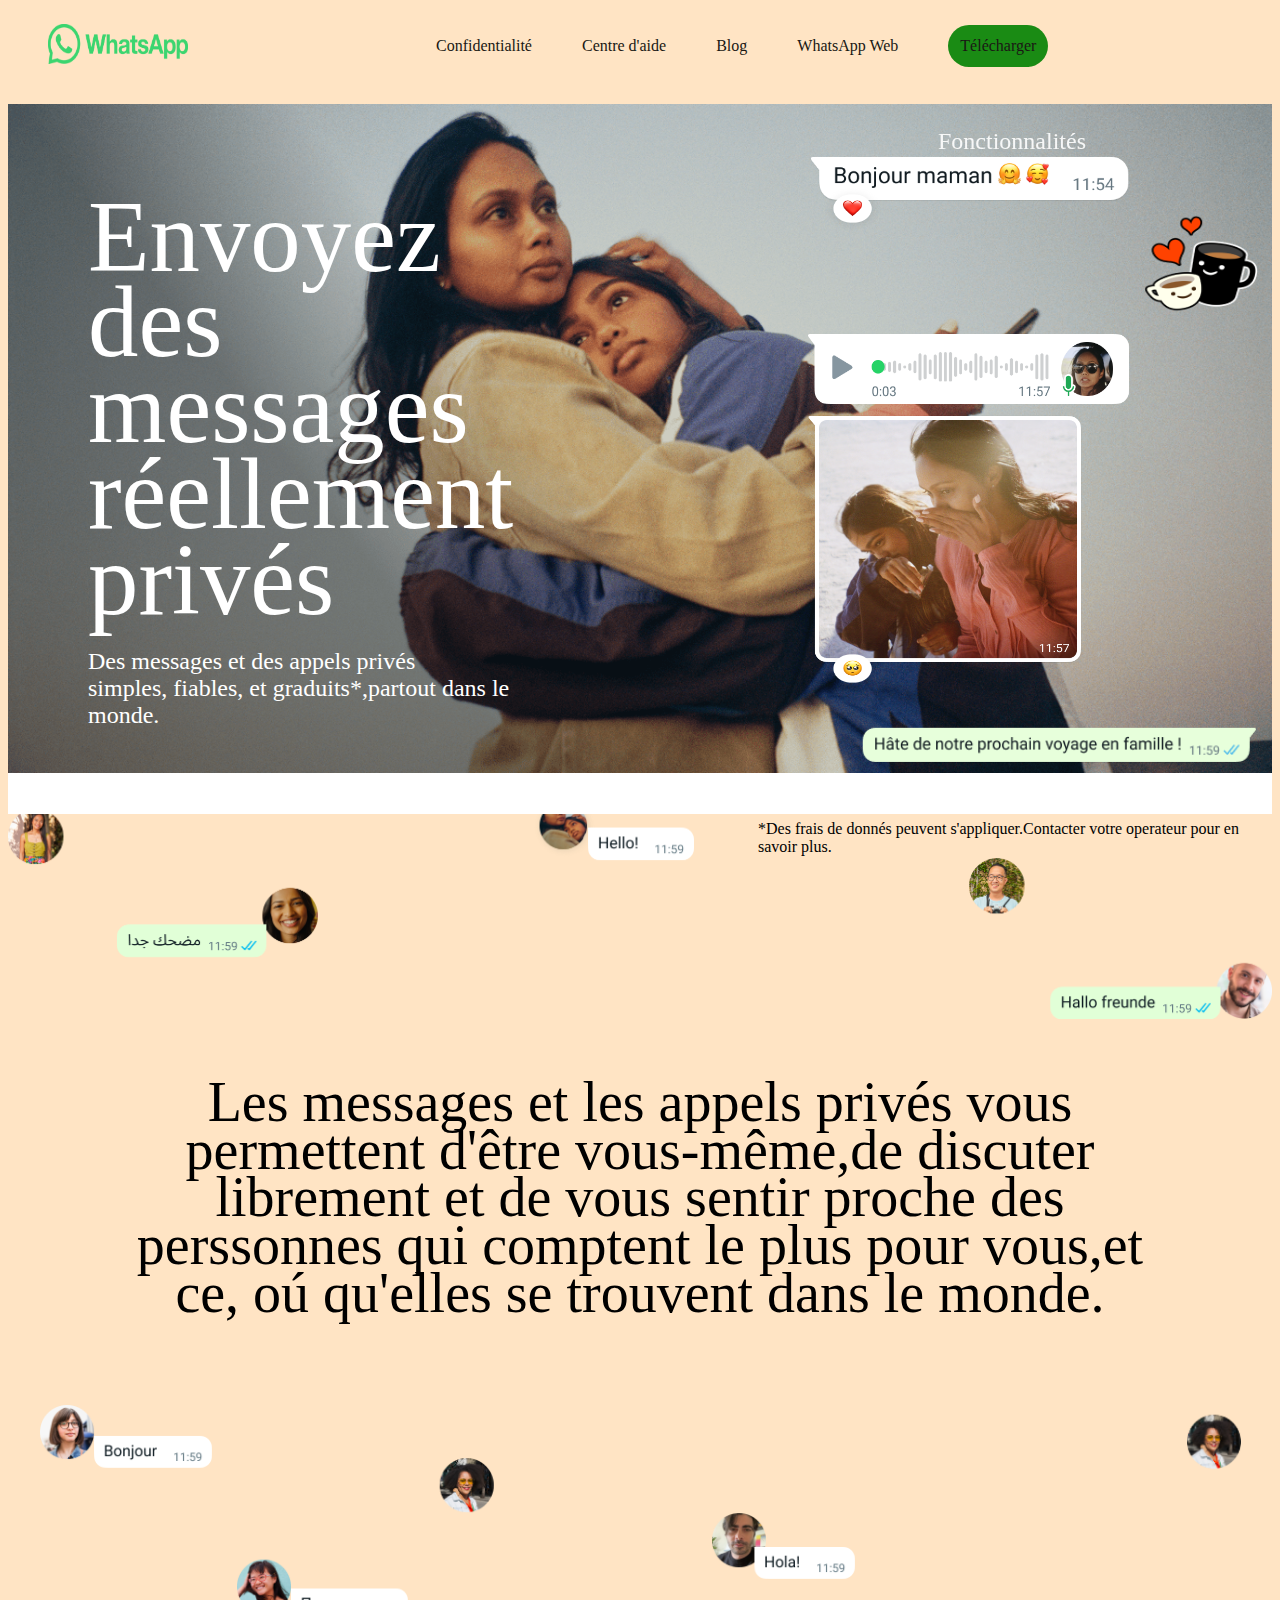
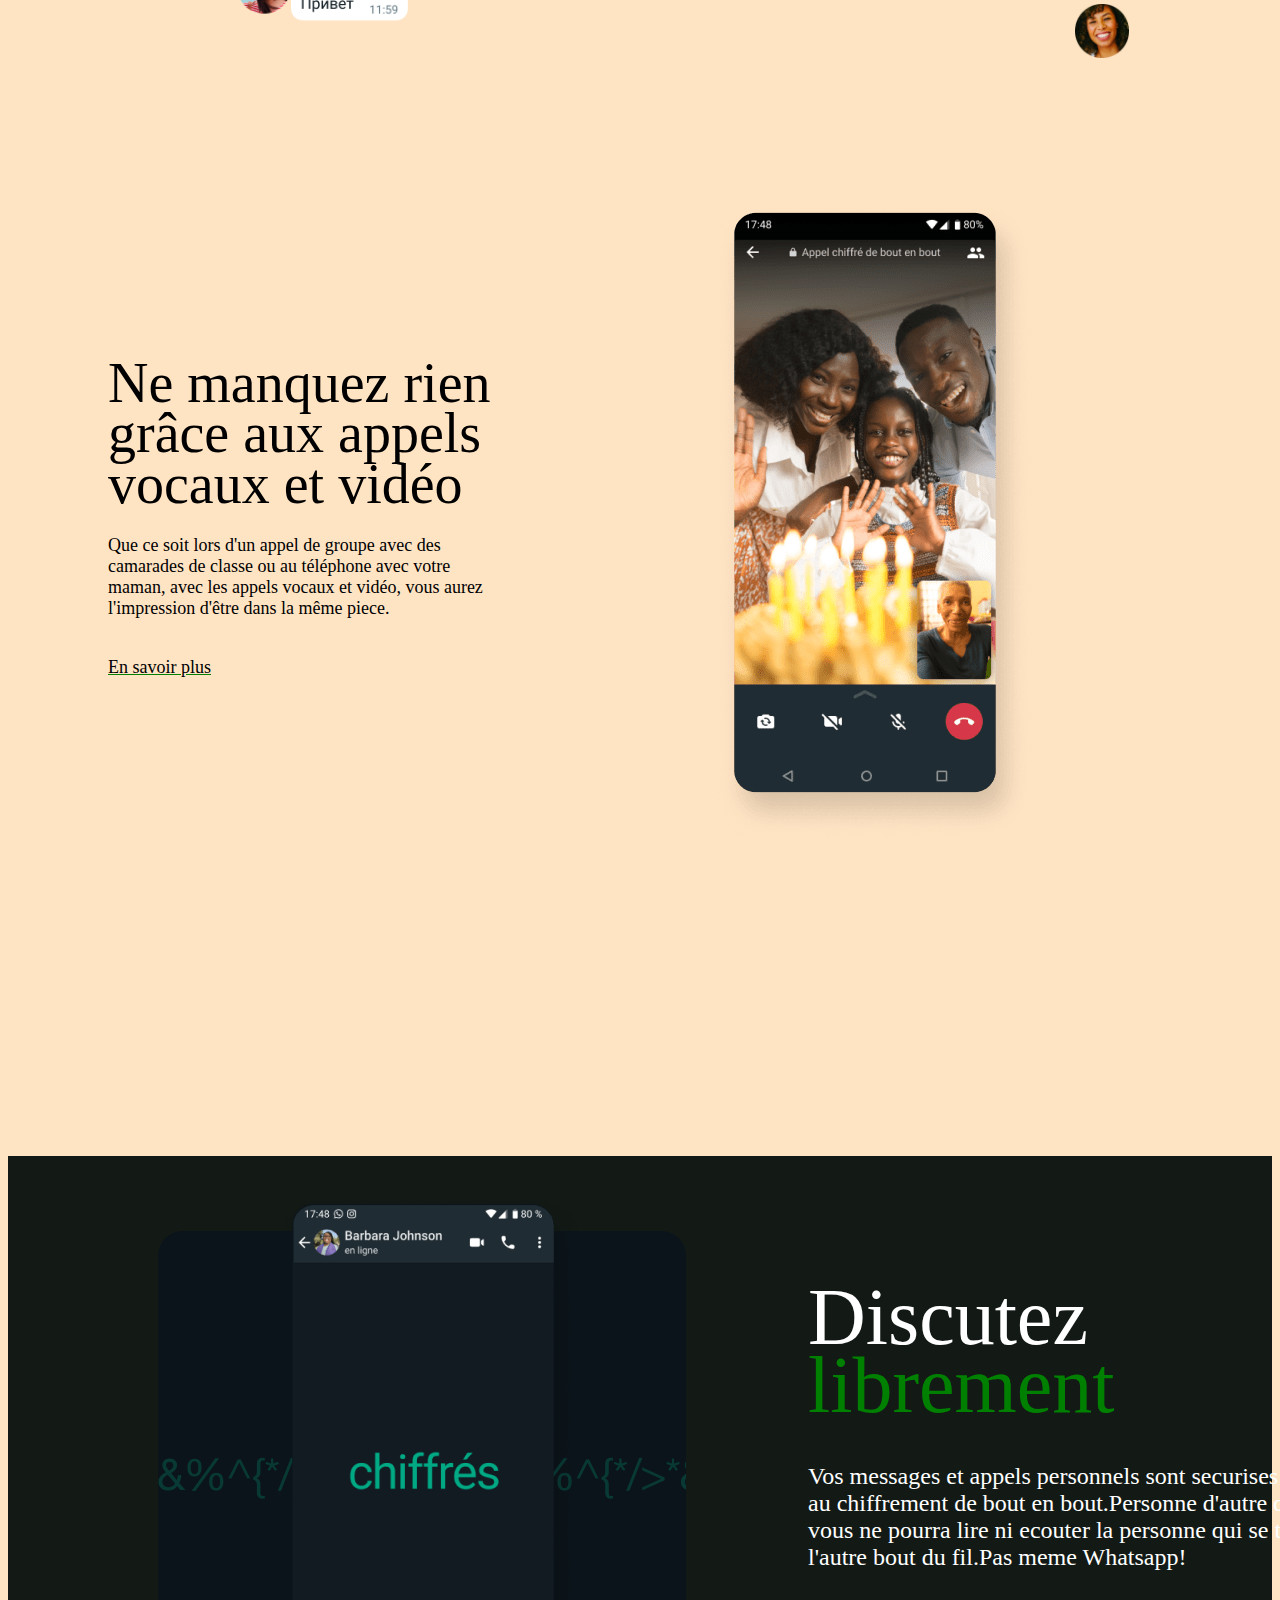
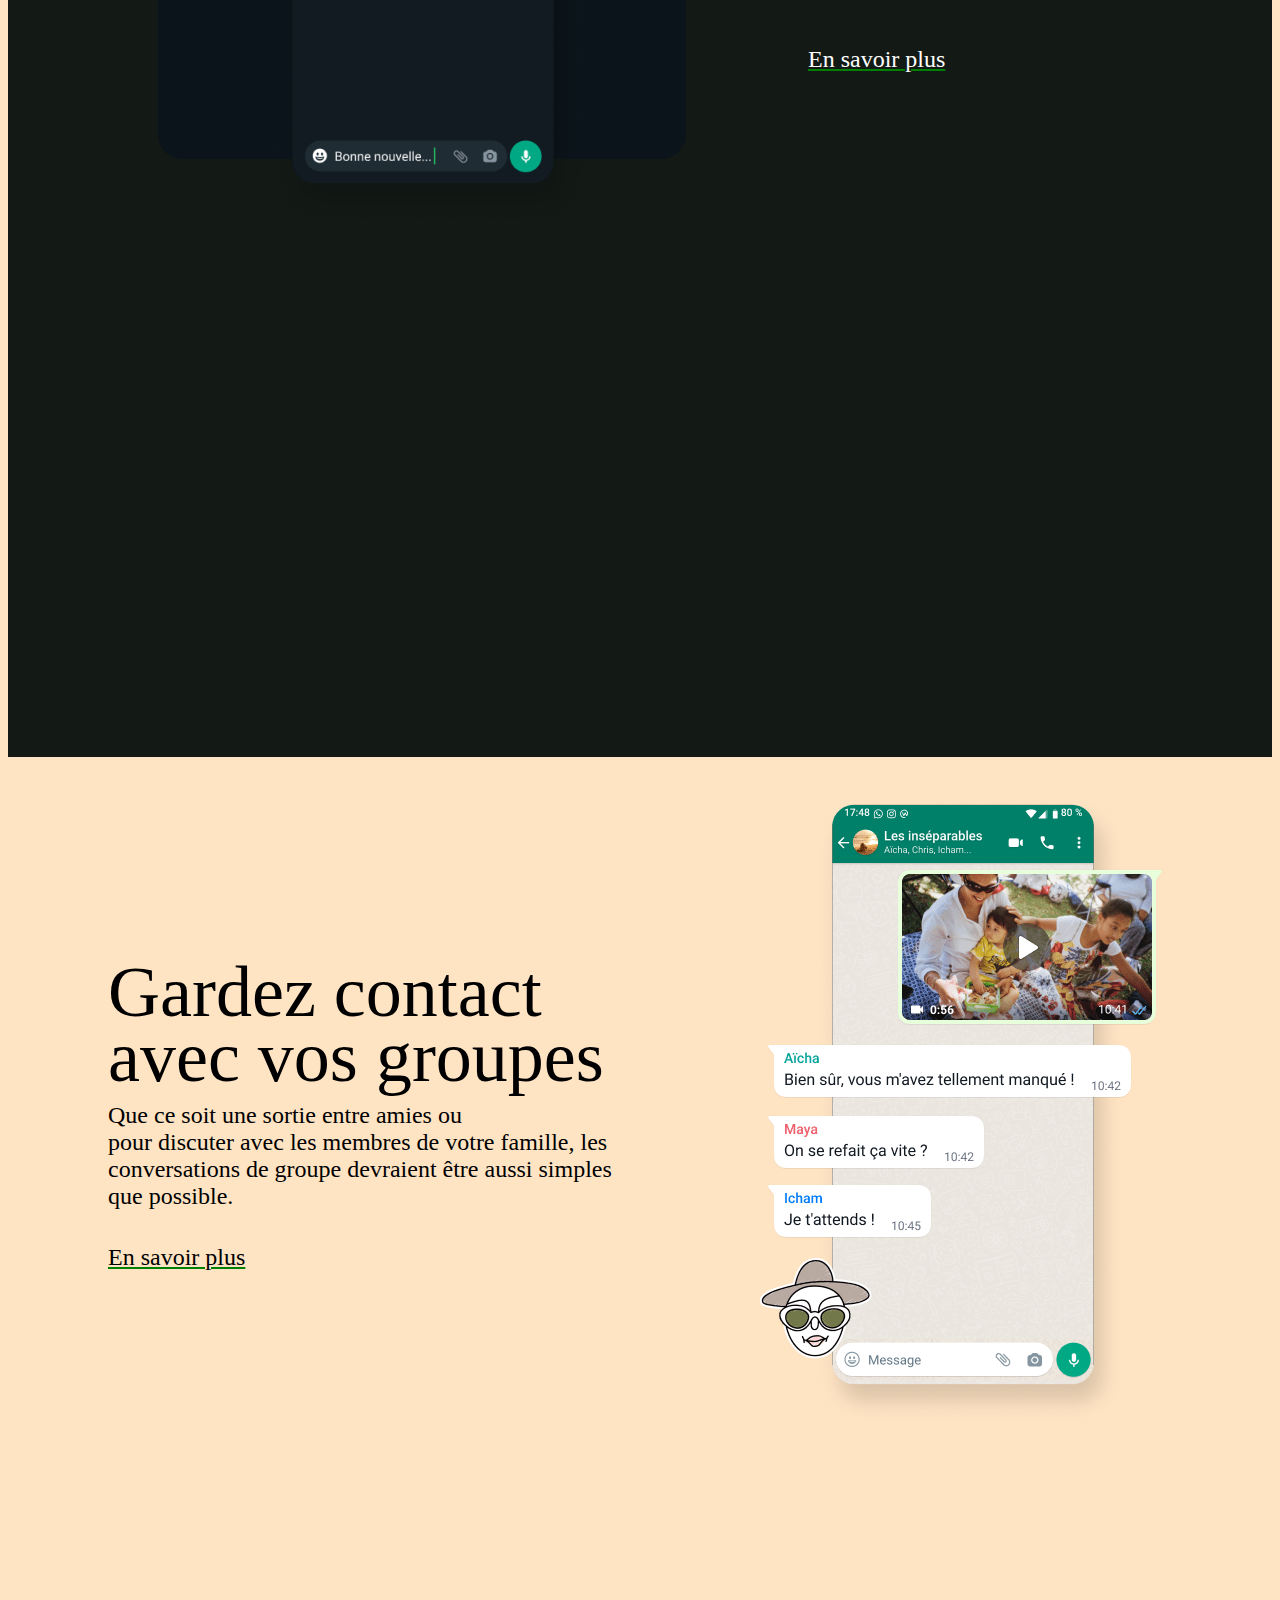
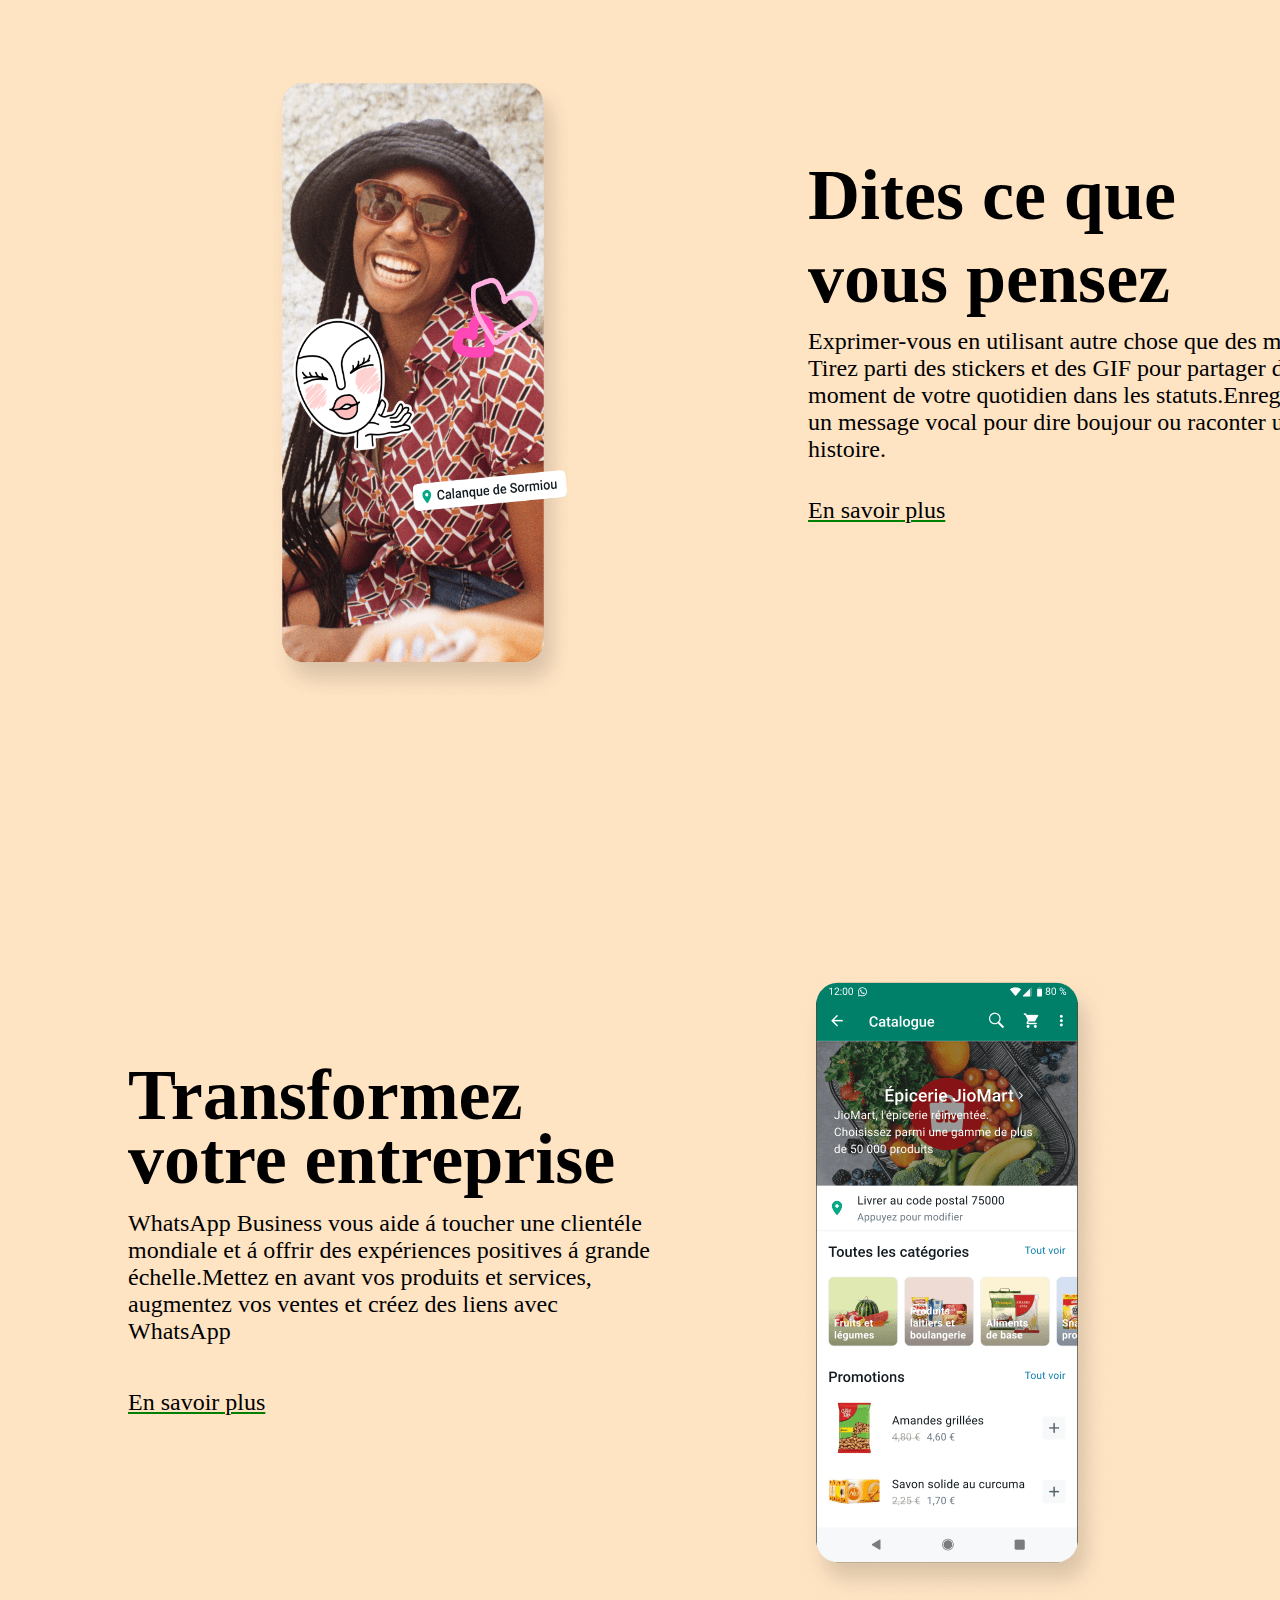
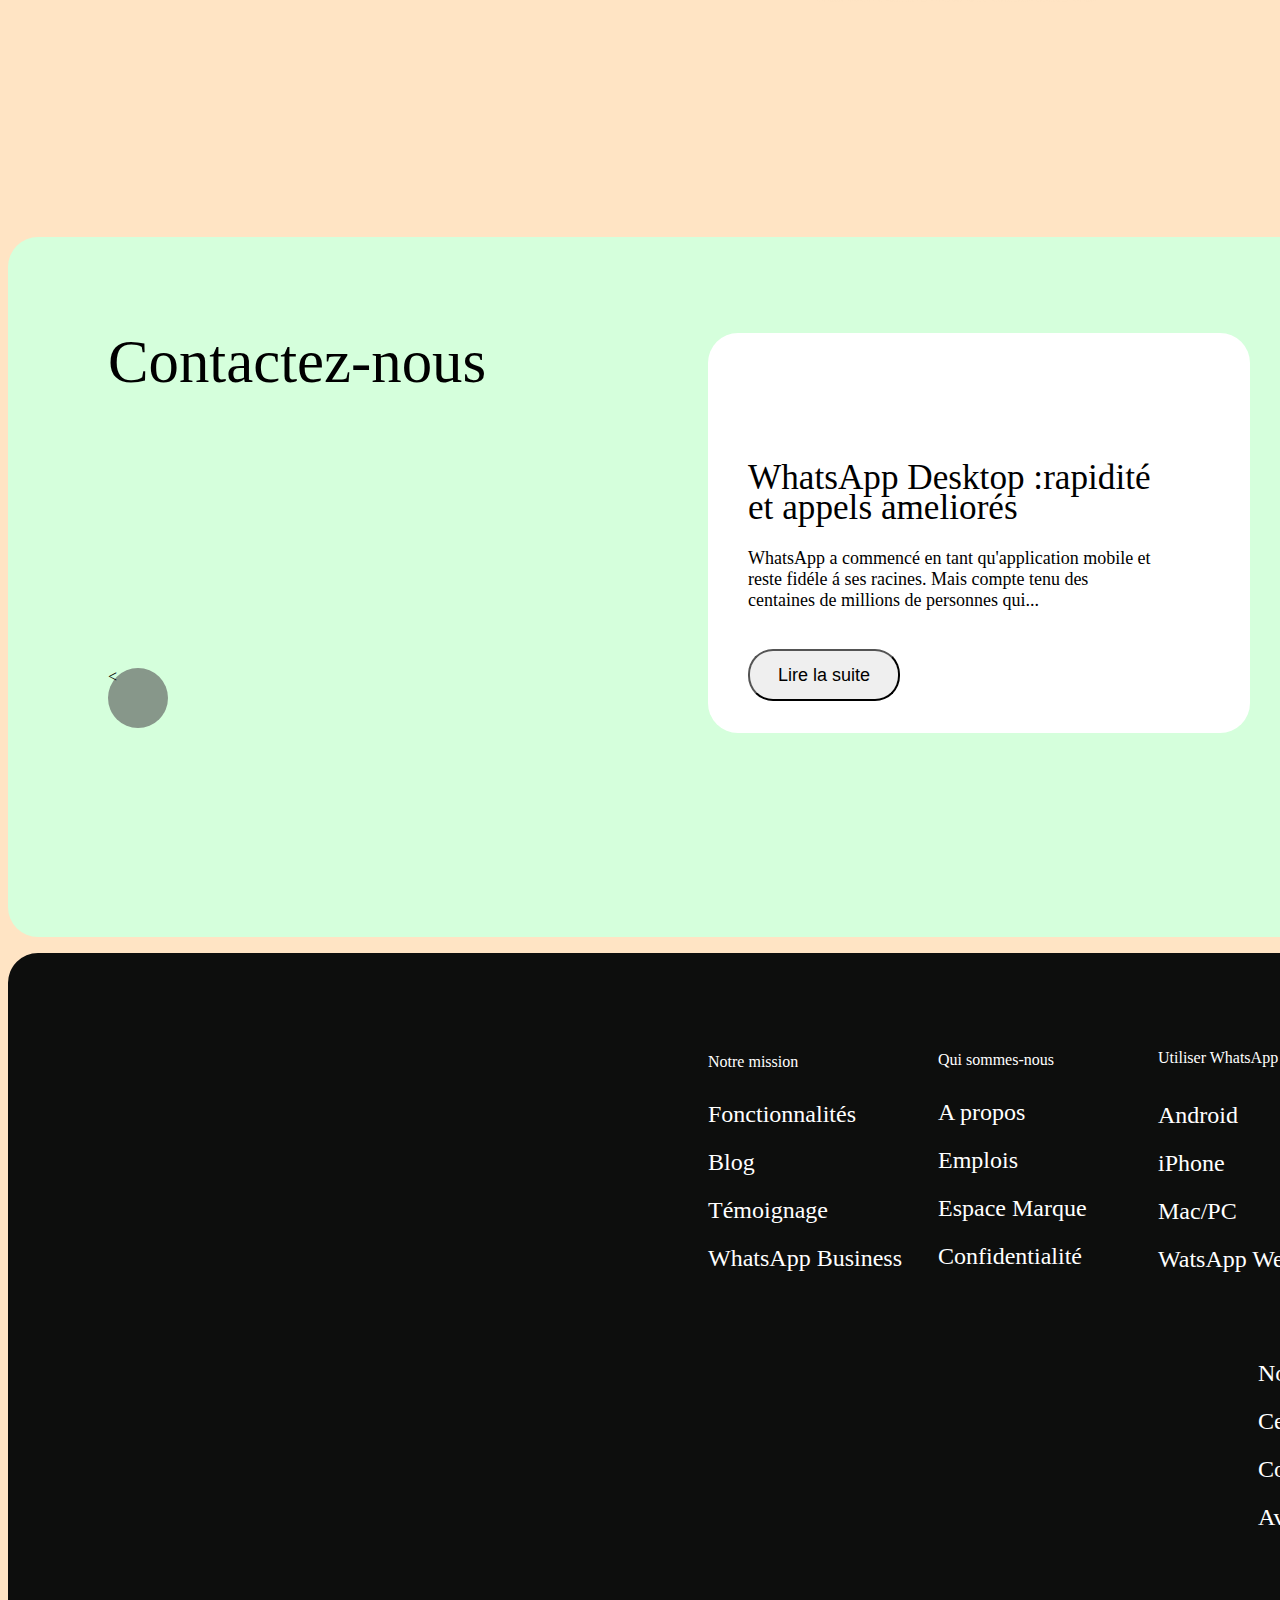
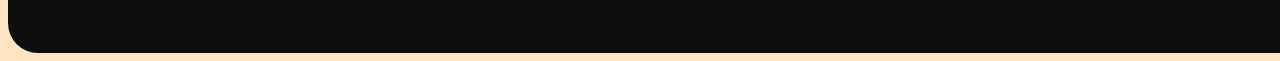
<file: index.html>
<!DOCTYPE html>
<html lang="en">

<head>
  <meta charset="UTF-8">
  <meta http-equiv="X-UA-Compatible" content="IE=edge">
  <meta name="viewport" content="width=device-width, initial-scale=1.0">
  <title>Document</title>
  <link rel="stylesheet" href="css/style.css">
</head>

<body>
  <section id="contain">
    
  <div class="conteneur">
    <div>
      <ul>
        <li> <img class="logo" src="img/whatsap icon.png" alt="Whatsap">
    </div>
    </li>
    <li class="fonc">Fonctionnalités</li>
    <li class="conf">Confidentialité</li>
    <li class="cent">Centre d'aide</li>
    <li class="blog">Blog</li>
    <li class="what">WhatsApp Web</li>
    <li class="tel">Télécharger</li>
    </ul>
  </div>

  <div class="divim">
    <img class="mom" src="img/image1.png" alt="mom">
    <img class="message" src="img/image2-1.png" alt="message">
    <img class="steck" src="img/image2.png" alt="steck">
    <img class="filles" src="img/image3.png" alt="soeur">
    <img class="sms" src="img/image4.png" alt="msage">
    <img class="vocal" src="img/vocal1.png" alt="vocal">
    <img class="steck2" src="img/stck.png" alt="stck">
    <img class="steck3" src="img/stecker2.png" alt="stecker2">
    <p class="texte">
      Envoyez <br />
      des <br />
      messages <br />
      réellement <br />
      privés
    </p>
    <p class="texte2">Des messages et des appels privés <br />
      simples, fiables, et graduits*,partout dans le <br />
      monde.</p>
    <h1 class="charg">Télécharger</h1>
    <p class="frais">*Des frais de donnés peuvent s'appliquer.Contacter votre operateur pour en savoir plus.</p>
  </div>
  </div>
  </section>
  <section id="demon">  
  <div class="demo">
    <img class="convers" src="img/conversation1.png" alt="convers">
    <p class="txt">Les messages et les appels privés vous<br />
      permettent d'être vous-même,de discuter<br />
      librement et de vous sentir proche des<br />
      perssonnes qui comptent le plus pour vous,et<br />
      ce, oú qu'elles se trouvent dans le monde.</p>
    <img class="convers1" src="img/conversation2.png" alt="covers1">
    <img class="video" src="img/apel-video.png" alt="appel">
    <p class="txt1">
      Ne manquez rien<br />
      grâce aux appels<br />
      vocaux et vidéo 
    </p>
    <p class="txt2">
      Que ce soit lors d'un appel de groupe avec des<br />
      camarades de classe ou au téléphone avec votre<br/>
      maman, avec les appels vocaux et vidéo, vous aurez<br />
      l'impression d'être dans la même piece.
    </p>  
    <p class="txt3">
      En savoir plus</p>
  </div>
  </section>
  <section class="un">
    <div id="uno">
      <img class="uno1" src="img/chiffres.png" alt="chiffre">
      <p class="uno2">Discutez<br />
        <span class="libre">librement</span></p>
      <p class="uno3">
        Vos messages et appels personnels sont securises grace<br />
        au chiffrement de bout en bout.Personne d'autre que<br />
        vous ne pourra lire ni ecouter la personne qui se trouve a<br />
        l'autre bout du fil.Pas meme Whatsapp!<br />
        <br /> </p>
      <p class="uno4">En savoir plus</p>
    </div>
  </section>
  <section class="ex">
    <div id="exe">
      <img class="grp1" src="img/groupe1.png" alt="groupe1">
      <img class="grp2" src="img/groupe2.png" alt="groupe2">
      <p class="gardez">
        Gardez contact<br/>
        avec vos groupes
      </p> 
      <p class="que">
        Que ce soit une sortie entre amies ou<br />
        pour discuter avec les membres de votre famille, les<br />
        conversations de groupe devraient être aussi simples<br />
        que possible.
      </p>
      <p class="A"> En savoir plus</p>
      <img class="girl" src="img/girl.png" alt="girl">
      <img class="go" src="img/go.png" alt="goo">
      <img class="cata" src="img/catalogue.png" alt="catal">
      <h1 class="dit">
        Dites ce que<br />
        vous pensez
      </h1>
      <p class="exprime">
        Exprimer-vous en utilisant autre chose que des mots.<br />
        Tirez parti des stickers et des GIF pour partager des<br />
        moment de votre quotidien dans les statuts.Enregistrez<br />
        un message vocal pour dire boujour ou raconter une<br />
        histoire.
      </p>
      <p class="E">En savoir plus</p>
      <h1 class="trans">
        Transformez<br />
        votre entreprise
      </h1>
      <p class="wha">
        WhatsApp Business vous aide á toucher une clientéle<br />
        mondiale et á offrir des expériences positives á grande <br />
        échelle.Mettez en avant vos produits et services,<br />
        augmentez vos ventes et créez des liens avec<br />
        WhatsApp
      </p>
      <p class="N">
        En savoir plus 
      </p>

    </div>
  </section> 
  <section>
    <div class="lucif">
      <p class="cnt">Contactez-nous</p>
      <div class="cercle"><</div>
      <div class="luc">
        <p class="dsk">
          WhatsApp Desktop :rapidité<br />
          et appels ameliorés </p>
          <p class="app">
            WhatsApp a commencé en tant qu'application mobile et<br />
            reste fidéle á ses racines. Mais compte tenu des <br />
            centaines de millions de personnes qui... </p>
            <button class="but">Lire la suite</button>
      </div>
    </div>
  </section>
  <section>
    <div class="noir">
      <p class="n"> Notre mission </p>
      <p class="fonc">
      Fonctionnalités <br>
      Blog <br>
      Témoignage <br>
      WhatsApp Business </p>
      <p class="q"> Qui sommes-nous </p>
      <p class="prop">
      A propos <br>
      Emplois <br>
      Espace Marque <br>
      Confidentialité </p>
      <p class="u"> Utiliser WhatsApp </p>
      <p class="android"> 
      Android <br>
      iPhone <br>
      Mac/PC <br>
      WatsApp Web </p>
      <p class="b"> Besion d'aide </p>
      <p class="Nous"> 
        Nous contacter <br>
        Centre d'aide <br>
        Coronavirus <br>
        Avis de sécurité </p>

    </div>
  </section>
</body>

</html>
</file>
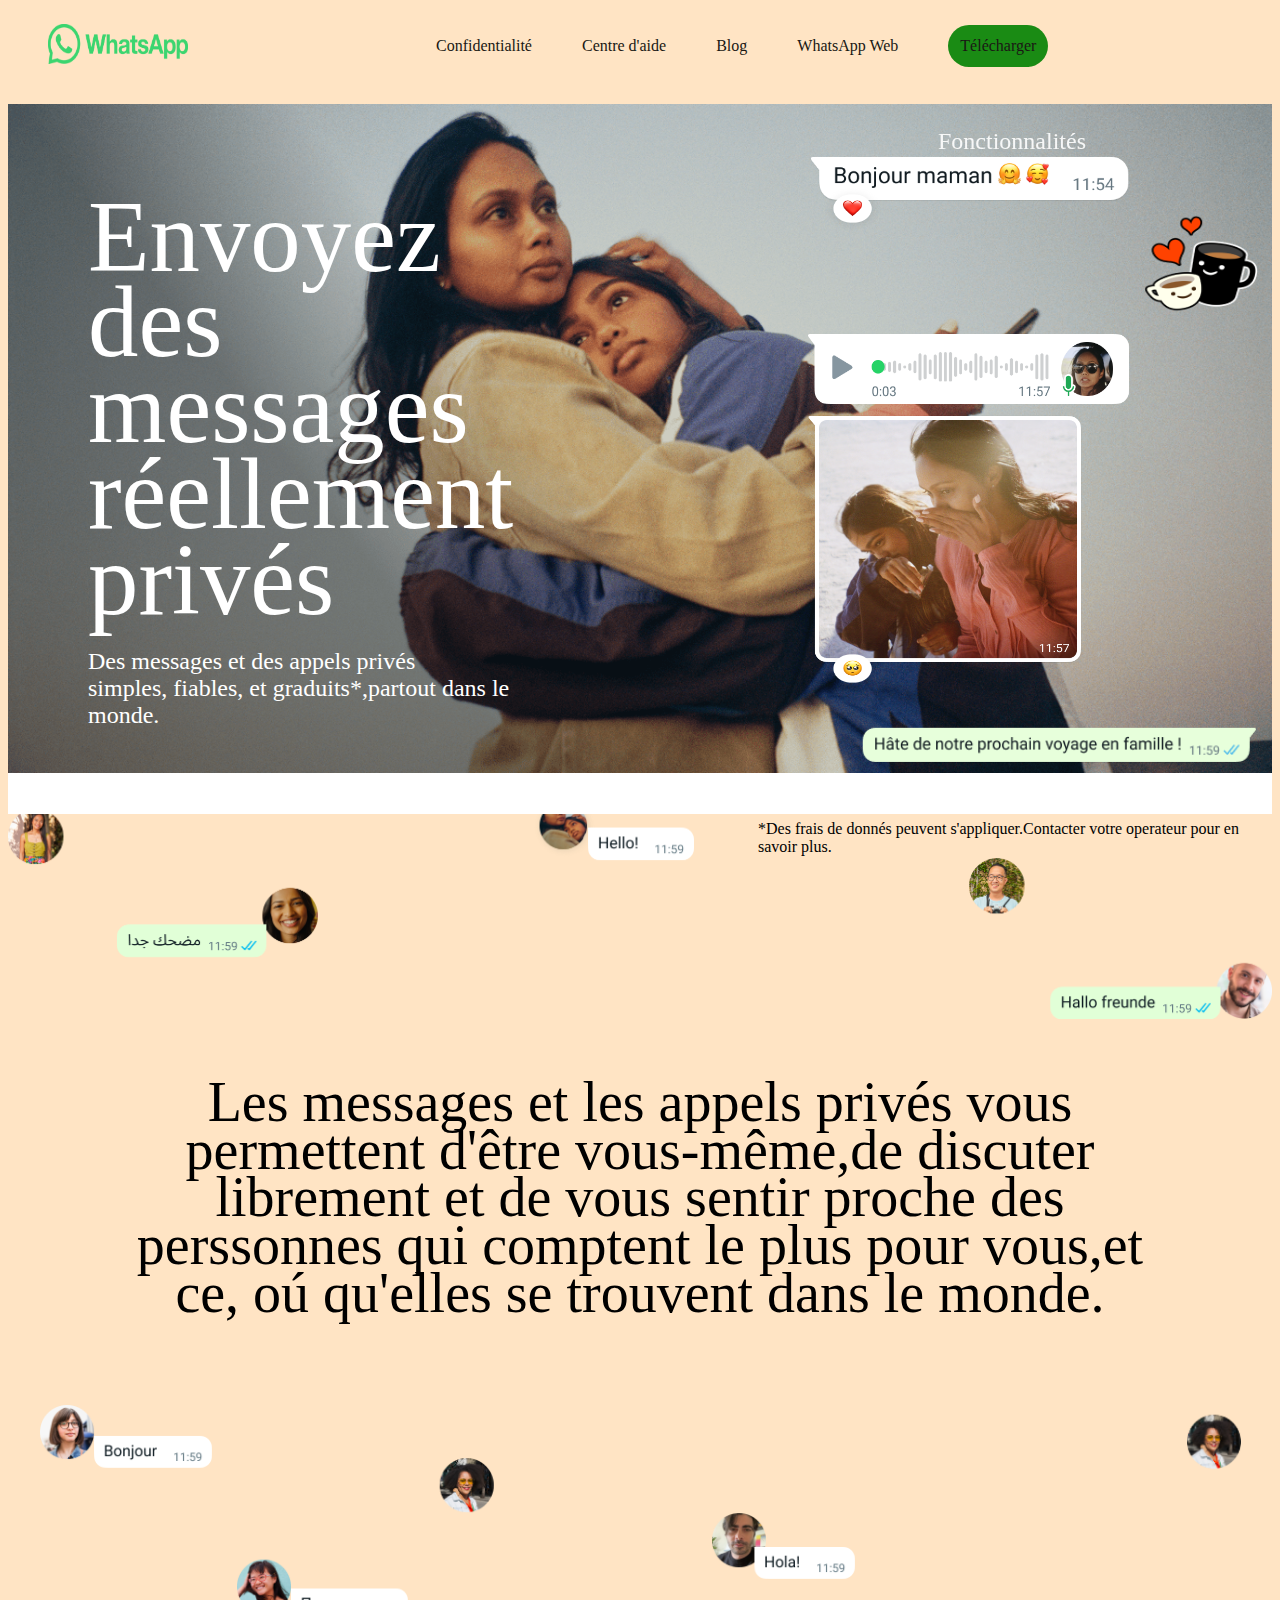
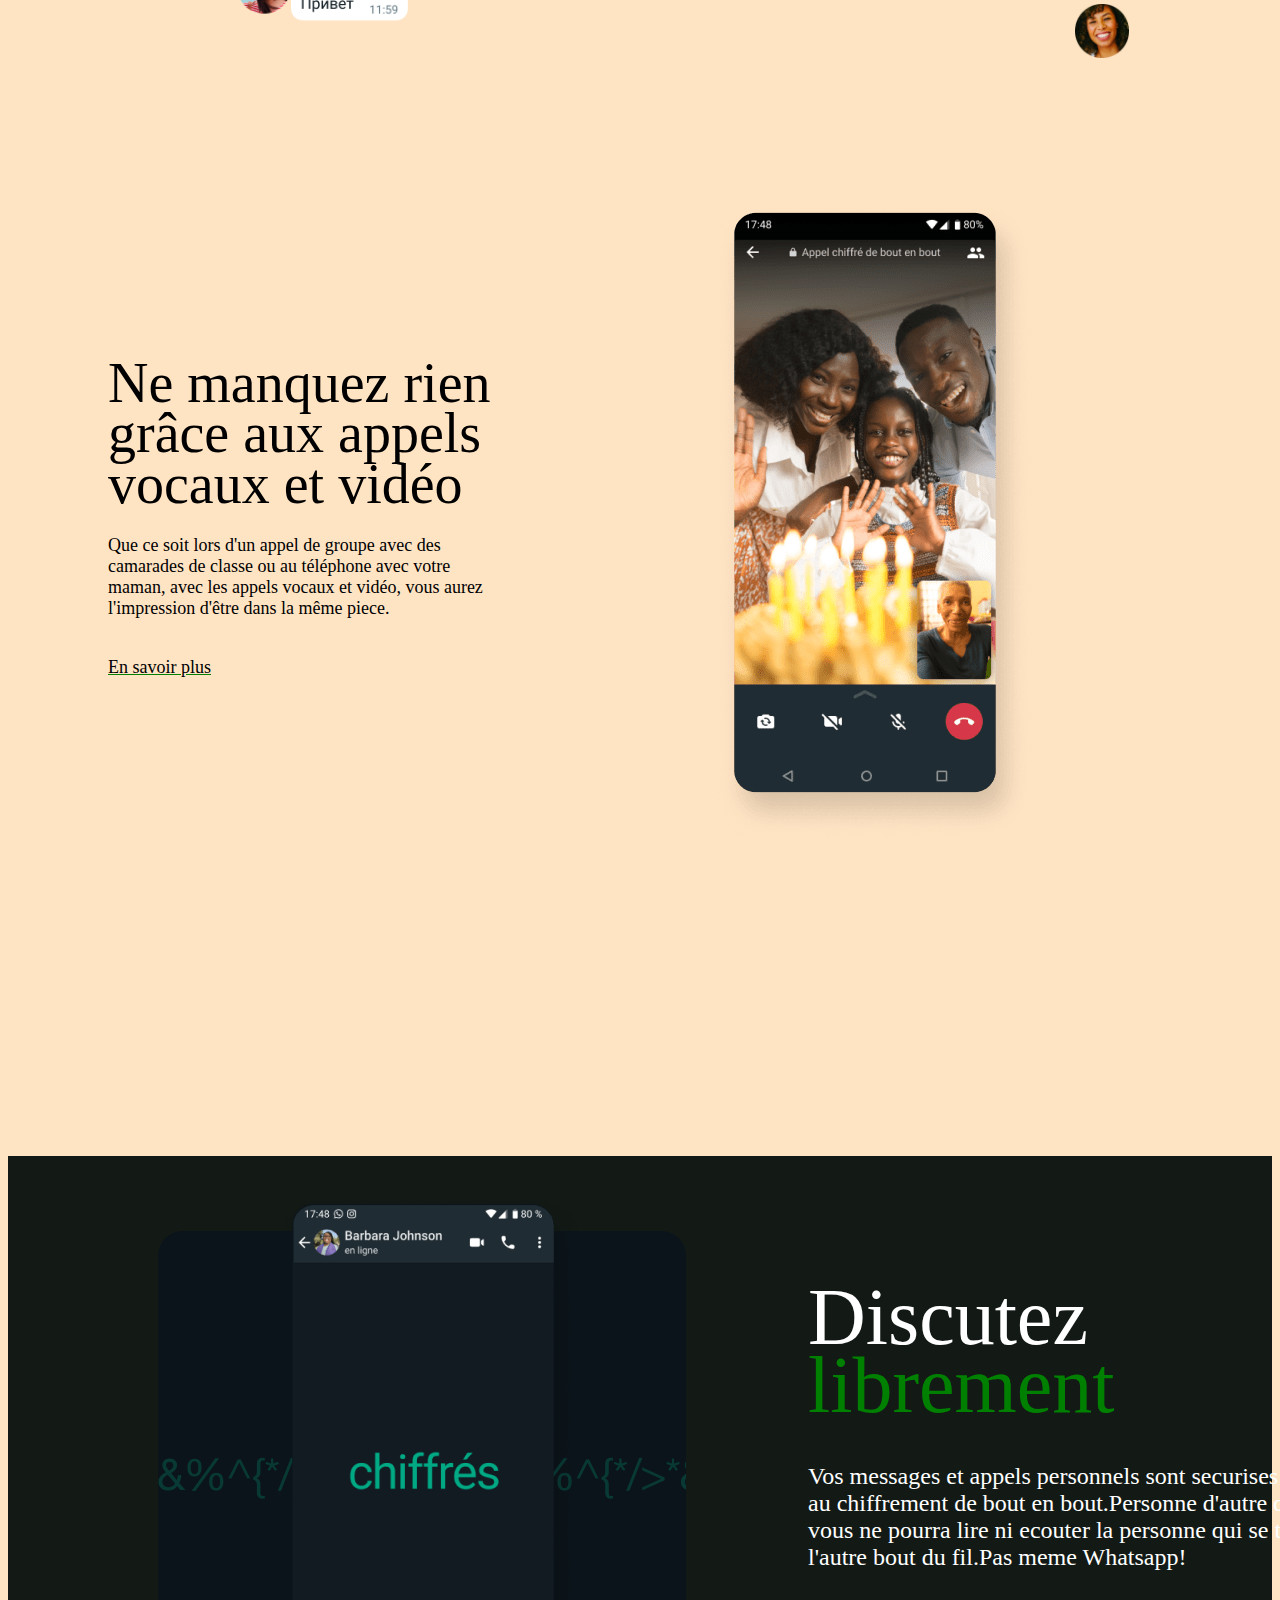
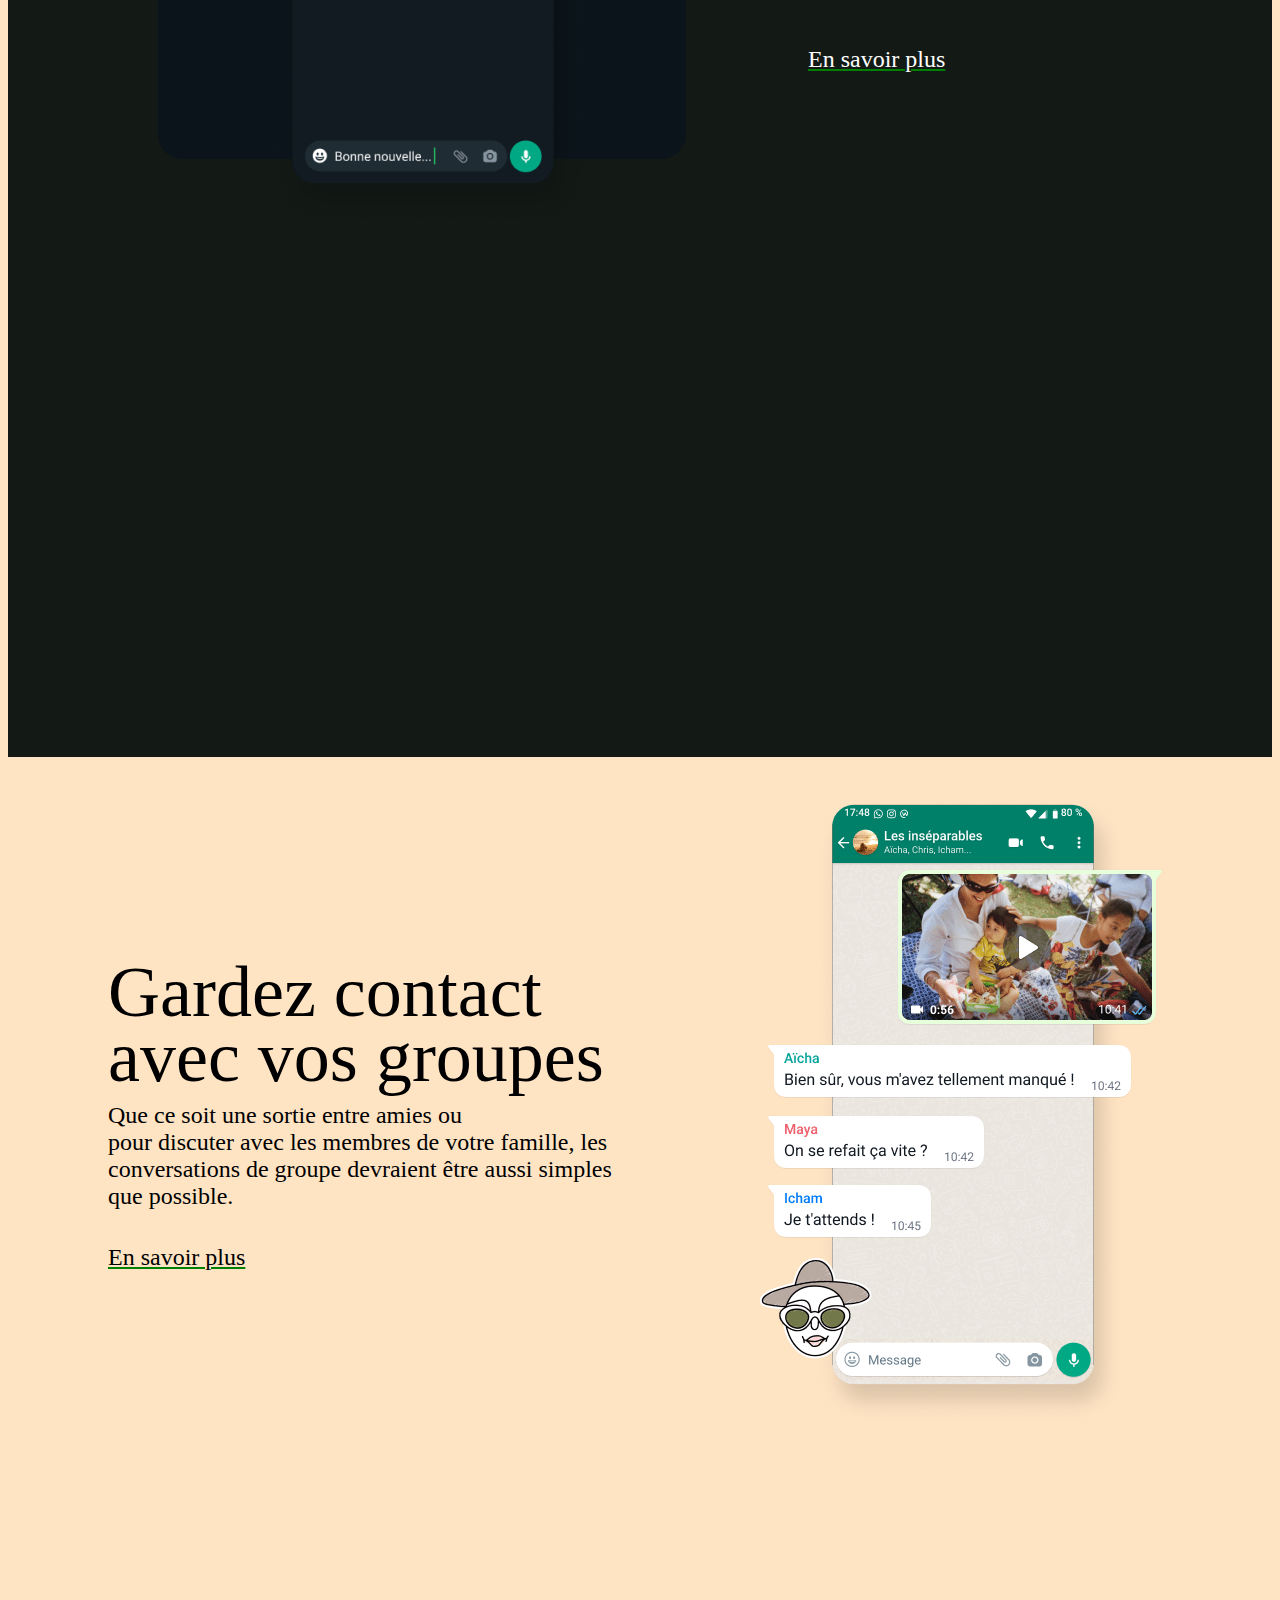
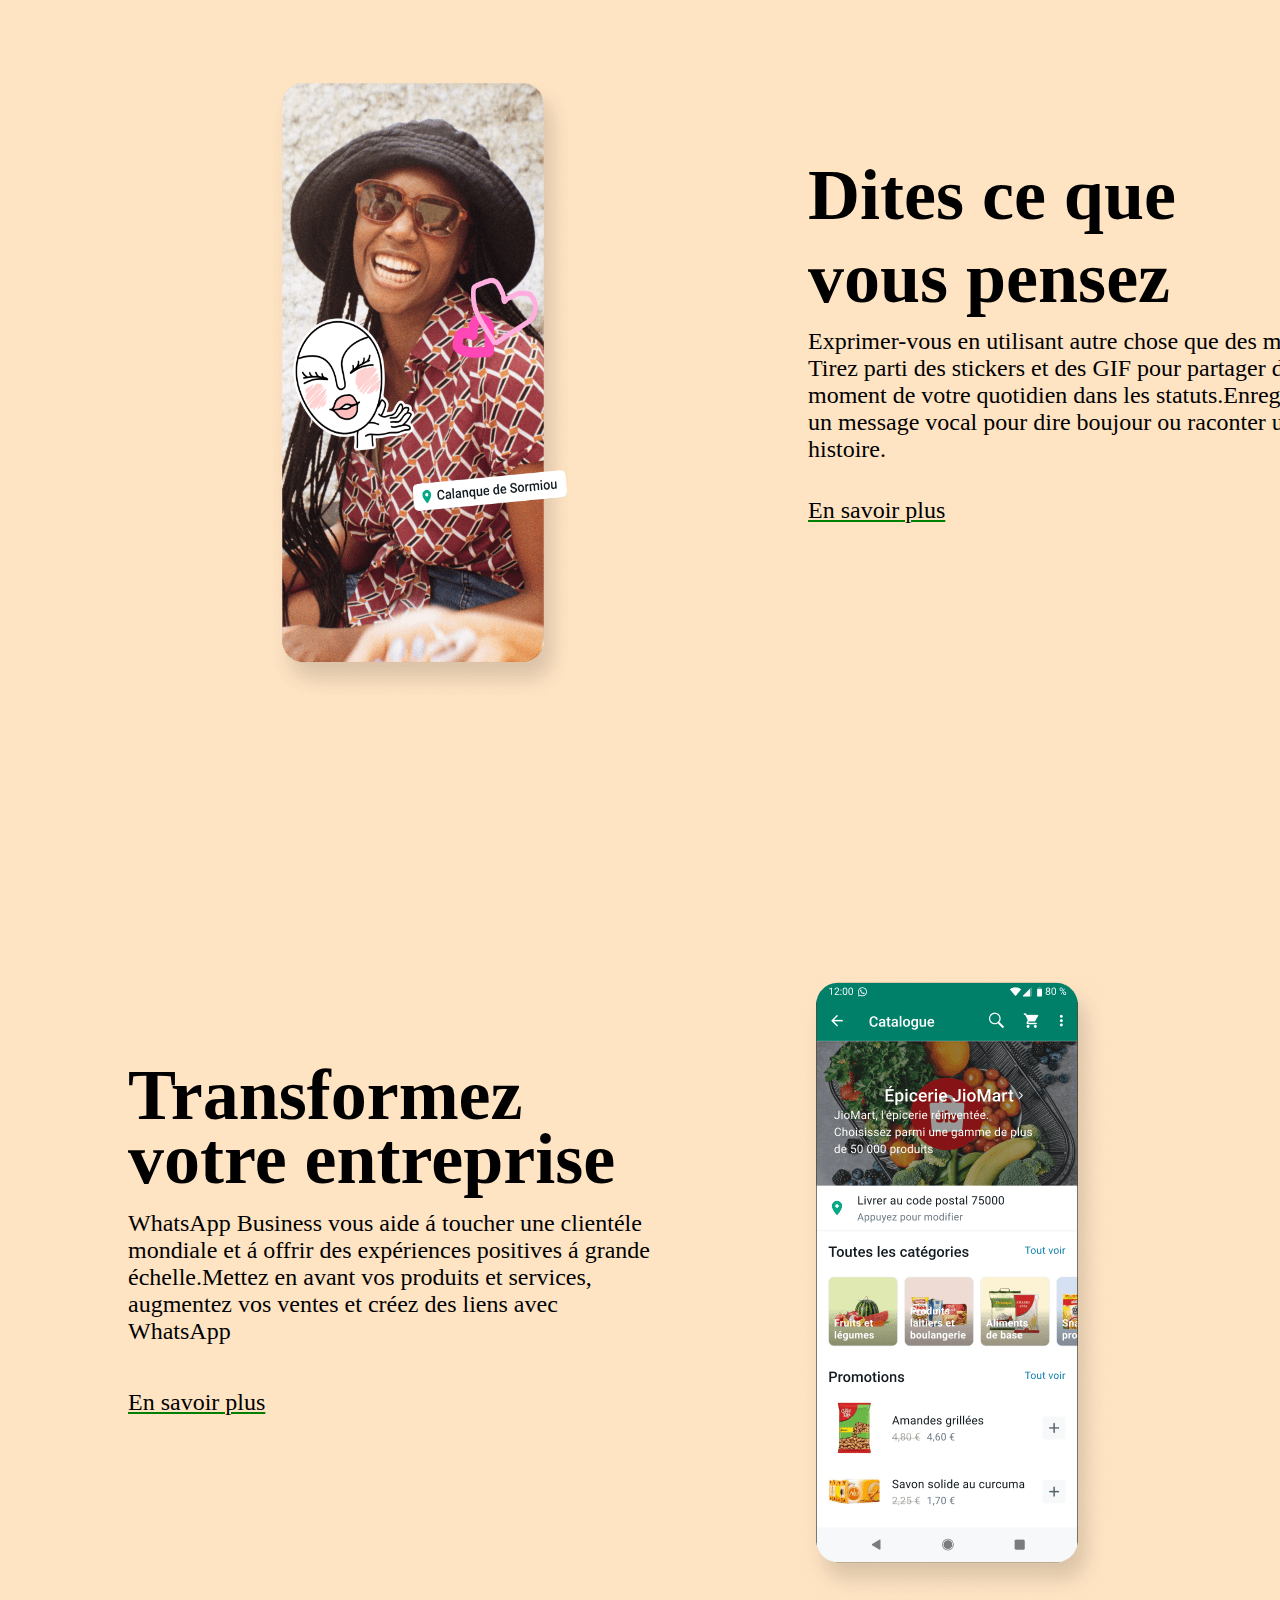
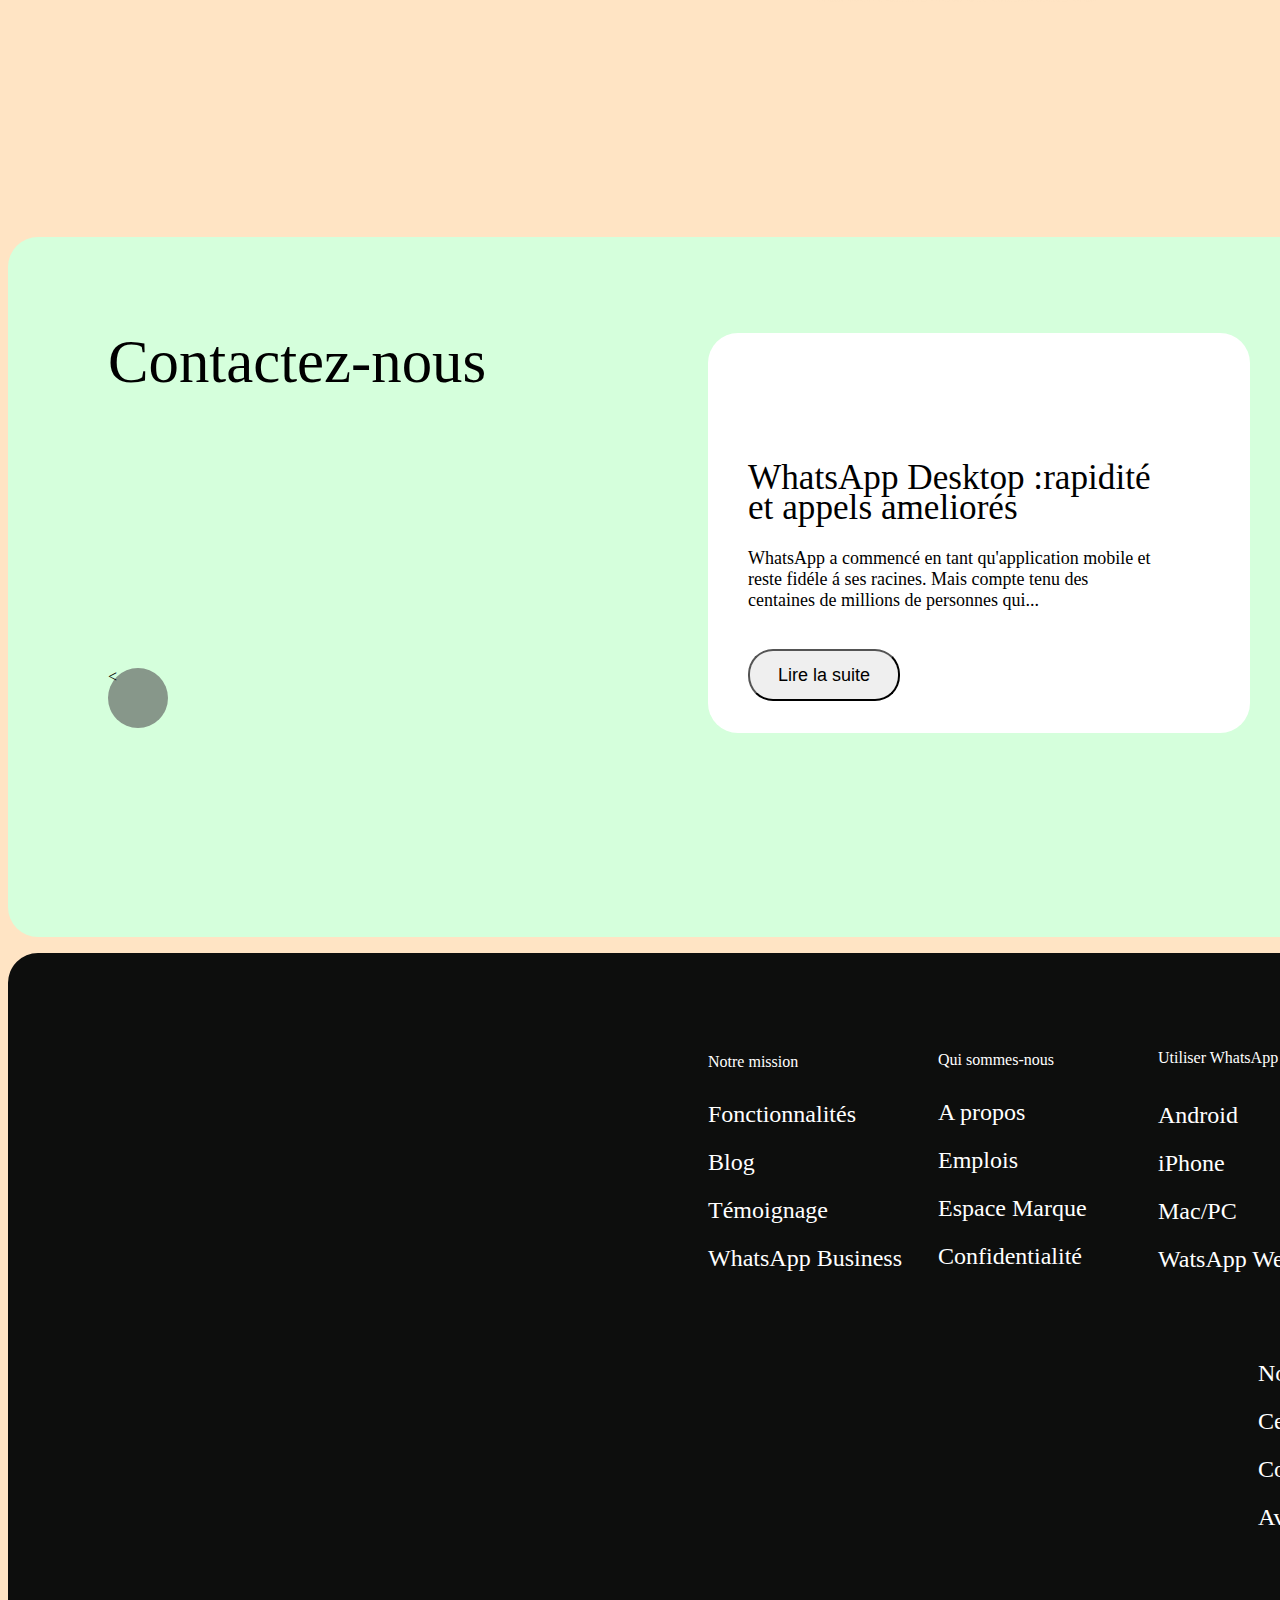
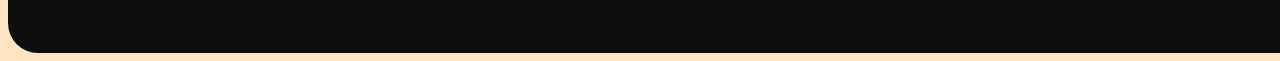
<file: exo.html>
<!DOCTYPE html>
<html lang="en">

<head>
  <meta charset="UTF-8">
  <meta http-equiv="X-UA-Compatible" content="IE=edge">
  <meta name="viewport" content="width=device-width, initial-scale=1.0">
  <title>Document</title>
  <link rel="stylesheet" href="css/style.css">
</head>

<body>
  <section id="contain">
    
  <div class="conteneur">
    <div>
      <ul>
        <li> <img class="logo" src="img/whatsap icon.png" alt="Whatsap">
    </div>
    </li>
    <li class="fonc">Fonctionnalités</li>
    <li class="conf">Confidentialité</li>
    <li class="cent">Centre d'aide</li>
    <li class="blog">Blog</li>
    <li class="what">WhatsApp Web</li>
    <li class="tel">Télécharger</li>
    </ul>
  </div>

  <div class="divim">
    <img class="mom" src="img/image1.png" alt="mom">
    <img class="message" src="img/image2-1.png" alt="message">
    <img class="steck" src="img/image2.png" alt="steck">
    <img class="filles" src="img/image3.png" alt="soeur">
    <img class="sms" src="img/image4.png" alt="msage">
    <img class="vocal" src="img/vocal1.png" alt="vocal">
    <img class="steck2" src="img/stck.png" alt="stck">
    <img class="steck3" src="img/stecker2.png" alt="stecker2">
    <p class="texte">
      Envoyez <br />
      des <br />
      messages <br />
      réellement <br />
      privés
    </p>
    <p class="texte2">Des messages et des appels privés <br />
      simples, fiables, et graduits*,partout dans le <br />
      monde.</p>
    <h1 class="charg">Télécharger</h1>
    <p class="frais">*Des frais de donnés peuvent s'appliquer.Contacter votre operateur pour en savoir plus.</p>
  </div>
  </div>
  </section>
  <section id="demon">  
  <div class="demo">
    <img class="convers" src="img/conversation1.png" alt="convers">
    <p class="txt">Les messages et les appels privés vous<br />
      permettent d'être vous-même,de discuter<br />
      librement et de vous sentir proche des<br />
      perssonnes qui comptent le plus pour vous,et<br />
      ce, oú qu'elles se trouvent dans le monde.</p>
    <img class="convers1" src="img/conversation2.png" alt="covers1">
    <img class="video" src="img/apel-video.png" alt="appel">
    <p class="txt1">
      Ne manquez rien<br />
      grâce aux appels<br />
      vocaux et vidéo 
    </p>
    <p class="txt2">
      Que ce soit lors d'un appel de groupe avec des<br />
      camarades de classe ou au téléphone avec votre<br/>
      maman, avec les appels vocaux et vidéo, vous aurez<br />
      l'impression d'être dans la même piece.
    </p>  
    <p class="txt3">
      En savoir plus</p>
  </div>
  </section>
  <section class="un">
    <div id="uno">
      <img class="uno1" src="img/chiffres.png" alt="chiffre">
      <p class="uno2">Discutez<br />
        <span class="libre">librement</span></p>
      <p class="uno3">
        Vos messages et appels personnels sont securises grace<br />
        au chiffrement de bout en bout.Personne d'autre que<br />
        vous ne pourra lire ni ecouter la personne qui se trouve a<br />
        l'autre bout du fil.Pas meme Whatsapp!<br />
        <br /> </p>
      <p class="uno4">En savoir plus</p>
    </div>
  </section>
  <section class="ex">
    <div id="exe">
      <img class="grp1" src="img/groupe1.png" alt="groupe1">
      <img class="grp2" src="img/groupe2.png" alt="groupe2">
      <p class="gardez">
        Gardez contact<br/>
        avec vos groupes
      </p> 
      <p class="que">
        Que ce soit une sortie entre amies ou<br />
        pour discuter avec les membres de votre famille, les<br />
        conversations de groupe devraient être aussi simples<br />
        que possible.
      </p>
      <p class="A"> En savoir plus</p>
      <img class="girl" src="img/girl.png" alt="girl">
      <img class="go" src="img/go.png" alt="goo">
      <img class="cata" src="img/catalogue.png" alt="catal">
      <h1 class="dit">
        Dites ce que<br />
        vous pensez
      </h1>
      <p class="exprime">
        Exprimer-vous en utilisant autre chose que des mots.<br />
        Tirez parti des stickers et des GIF pour partager des<br />
        moment de votre quotidien dans les statuts.Enregistrez<br />
        un message vocal pour dire boujour ou raconter une<br />
        histoire.
      </p>
      <p class="E">En savoir plus</p>
      <h1 class="trans">
        Transformez<br />
        votre entreprise
      </h1>
      <p class="wha">
        WhatsApp Business vous aide á toucher une clientéle<br />
        mondiale et á offrir des expériences positives á grande <br />
        échelle.Mettez en avant vos produits et services,<br />
        augmentez vos ventes et créez des liens avec<br />
        WhatsApp
      </p>
      <p class="N">
        En savoir plus 
      </p>

    </div>
  </section> 
  <section>
    <div class="lucif">
      <p class="cnt">Contactez-nous</p>
      <div class="cercle"><</div>
      <div class="luc">
        <p class="dsk">
          WhatsApp Desktop :rapidité<br />
          et appels ameliorés </p>
          <p class="app">
            WhatsApp a commencé en tant qu'application mobile et<br />
            reste fidéle á ses racines. Mais compte tenu des <br />
            centaines de millions de personnes qui... </p>
            <button class="but">Lire la suite</button>
      </div>
    </div>
  </section>
  <section>
    <div class="noir">
      <p class="n"> Notre mission </p>
      <p class="fonc">
      Fonctionnalités <br>
      Blog <br>
      Témoignage <br>
      WhatsApp Business </p>
      <p class="q"> Qui sommes-nous </p>
      <p class="prop">
      A propos <br>
      Emplois <br>
      Espace Marque <br>
      Confidentialité </p>
      <p class="u"> Utiliser WhatsApp </p>
      <p class="android"> 
      Android <br>
      iPhone <br>
      Mac/PC <br>
      WatsApp Web </p>
      <p class="b"> Besion d'aide </p>
      <p class="Nous"> 
        Nous contacter <br>
        Centre d'aide <br>
        Coronavirus <br>
        Avis de sécurité </p>

    </div>
  </section>
</body>

</html>
</file>
<file: css/style.css>
.logo{
    width: 140px;
    height: 40px;
}
li
{
    list-style-type: none;
}
.conteneur{
    opacity: 90%;
    position: sticky;
    top: 0;
z-index: 10;
 display: flex;   
  gap: 50px;
  align-items: center;
background-color: bisque;
}
body
{
    overflow-x: hidden;
    background-color: bisque;
}
.divim{
    position: relative;
    top: 20px;
    width: 100%;
    height: 710px;
    background-color: white;
    margin: 0px;
    padding: 0px;
}
.mom{
    width: 100%;
    position: absolute;
}
.message{
    height:50px ;
    width: 555px;
    position: absolute;
    top: 50px;
    left: 800px;
}

.steck{
    height:50px ;
    width: 555px;
    position: relative;
    top: 80px;
    left: 800px;
}

.steck3{
    height:100px ;
    width: 450px;
    position: absolute;
    top: 110px;
    left: 800px;
}

.vocal{
    height:70px ;
    width: 470px;
    position: absolute;
    top: 230px;
    left: 800px;
}

.filles{
    height:250px ;
    width: 450px;
    position: absolute;
    top: 310px;
    left: 800px;
}

.steck2{
    height:50px ;
    width: 555px;
    position: absolute;
    top: 540px;
    left: 800px;
}

.sms{
    height:60px ;
    width: 450px;
    position: absolute;
    top: 600px;
    left: 800px;
}
.texte{
    position:absolute;
    z-index:auto;
    font-size: 6.3em;
    color: white;
    line-height: 85%;
    font-style:initial;
    left: 80px;
    top: -10px;   
}
.texte2{
    position: absolute;
    z-index: auto;
    top: 520px;
    left: 80px;
    color: white;
    font-size: x-large;
}
.charge{
    position: absolute;
    z-index: auto;
    top: 630px;
    left: 80px;
    font-size: x-large;
    background-color:rgb(67, 241, 67);
    border-radius: 25px;
    padding: 12px;

}
.frais{
    position: absolute;
    z-index: auto;
    top: 700px;
    left: 750px;

}
.tel{
    background-color: green;
    padding: 12px;
    border-radius: 25px;
}
.convers{
    width: 100%;
    top: 200px;
}
.txt{
    text-align: center;
    position: relative;
    z-index: auto;
    font-size: 3.5em;
    line-height: 85%;
}
.convers1{
    width: 95%;
    margin: 32px;
    
}
.video
{
    position: relative;
    left: 700px;
    bottom: -100px;
}
.txt1
{
    position: relative;
    bottom: 450px;
    font-size: 3.5em;
    left: 100px;
    line-height: 90%;
}
.txt2
{
    position: relative;
    bottom: 480px;
    font-size: large;
    left: 100px;   
}
.txt3
{
    position: relative;
    font-size: large;
    bottom: 460px;
    left: 100px;  
    text-decoration: underline;
    text-decoration-color: green ;
}
#uno
{
  background-color: rgb(19, 26, 22);
  display:grid;
}
.uno1
{
  position: relative;
  bottom: -30px;
  left: 150px;
}
.uno2
{
    position: relative;
    z-index: auto;
    color: white;
    font-size: 5em;
    left: 800px;
    top: -600px;
    line-height: 85%;
}
.libre
{
    color: green;
}

.uno3
{
    position: relative;
    z-index: auto;
    color: white;
    font-size: x-large;
    left: 800px;
    top: -660px;
}
.uno4
{
    position: relative;
    z-index: auto;
    color: white;
    font-size: x-large;
    left: 800px;
    top: -660px;
    text-decoration-line: underline;
    text-decoration-color: green;
}
.grp1
{
    position: relative;
    bottom: -30px;
    left: 800px;   
}
.grp2
{
    position: relative;
    bottom: 40px;
    left: 420px;      
}
.gardez
{
    position: relative;
    bottom: 520px;
    font-size: 4.5em;
    left: 100px;
    line-height: 90%; 
}
.que
{
    position: relative;
    bottom: 580px;
    font-size: x-large;
    left: 100px;

}
.A
{
    position: relative;
    bottom: 570px;
    font-size: x-large;
    left: 100px;
    text-decoration-line: underline;
    text-decoration-color: green;
}
.girl
{
    position: relative;
    bottom: 200px;
    left: 250px;   
}
.go 
{
    position: relative;
    bottom: 400px;
    left: -70px;
    width: 300px;
    height: 250px; 
}
.dit
{
    position: relative;
    bottom: 810px;
    left: 800px;
    font-size: 4.5em;
}
.exprime
{
    position: relative;
    bottom: 850px;
    left: 800px;
    font-size: x-large;
}
.E 
{
    position: relative;
    bottom: 840px;
    left: 800px;
    font-size: x-large;
    text-decoration-line: underline;
    text-decoration-color: green;
}
.cata
{
    
    position: relative;
    bottom: -700px;
    left: 150px; 
}
.trans
{
    position: relative;
    bottom: 350px;
    left: 120px;
    font-size: 4.5em;
    line-height: 90%;
}
.wha
{
    position: relative;
    bottom: 380px;
    left: 120px;
    font-size: x-large; 
}
.N 
{
    position: relative;
    bottom: 360px;
    left: 120px;
    font-size: x-large;
    text-decoration-line: underline;
    text-decoration-color: green;
}
.lucif
{
    position: relative;
    width: 130%;
    height: 700px;
    background-color: rgb(213, 255, 220);
    border-radius: 30px;
}
.luc
{
    position: relative;
    width: 33%;
    height: 400px;
    left: 700px;
    background-color: white;
    top: -130px;
    border-radius: 30px;
}
.dsk
{
    position: relative;
    left: 40px;
    top: 130px;
    font-size: 2.2em;
    line-height: 85%;
}
.app
{
    position: relative;
    left: 40px;
    top: 120px;
    font-size: large;
}
.but
{
    position: relative;
    top: 140px;
    left: 40px;
    width: 28%;
    height: 13%;
    border-radius: 25px;
    font-size: large;
}
.cnt 
{
    position: relative;
    top: 90px;
    left: 100px;
    font-size: 3.8em;
}
.cercle
{
    position: relative;
    width: 60px;
    height: 60px;
    background-color: rgb(135, 151, 138);
    border-radius: 50%;
    top: 300px;
    left: 100px;
}
.noir
{
    position: relative;
    width: 130%;
    height: 700px;
    background-color: rgb(13, 14, 13);
    border-radius: 30px;
}
.n 
{
    position: relative;
    color: white;
    left: 700px;
    top: 100px;
}
.fonc
{
    position: relative;
    color: white;
    left: 700px;
    top: 95px;
    font-size: x-large;
    line-height: 200%;
}
.q
{
    position: relative;
    color: white;
    left: 930px;
    top: -160px;   
}
.prop
{
    position: relative;
    color: white;
    left: 930px;
    top: -165px;
    font-size: x-large;
    line-height: 200%;   
}
.u
{
    position: relative;
    color: white;
    left: 1150px;
    top: -420px;     
}
.android
{
    position: relative;
    color: white;
    left: 1150px;
    top: -420px;
    font-size: x-large;
    line-height: 200%;     
}
.b
{
    position: relative;
    color: white;
    left: 1400px;
    top: -675px; 
}
.Nous
{
    position: relative;
    color: white;
    left: 1250px;
    top: -420px;
    font-size: x-large;
    line-height: 200%;      
}
</file>
